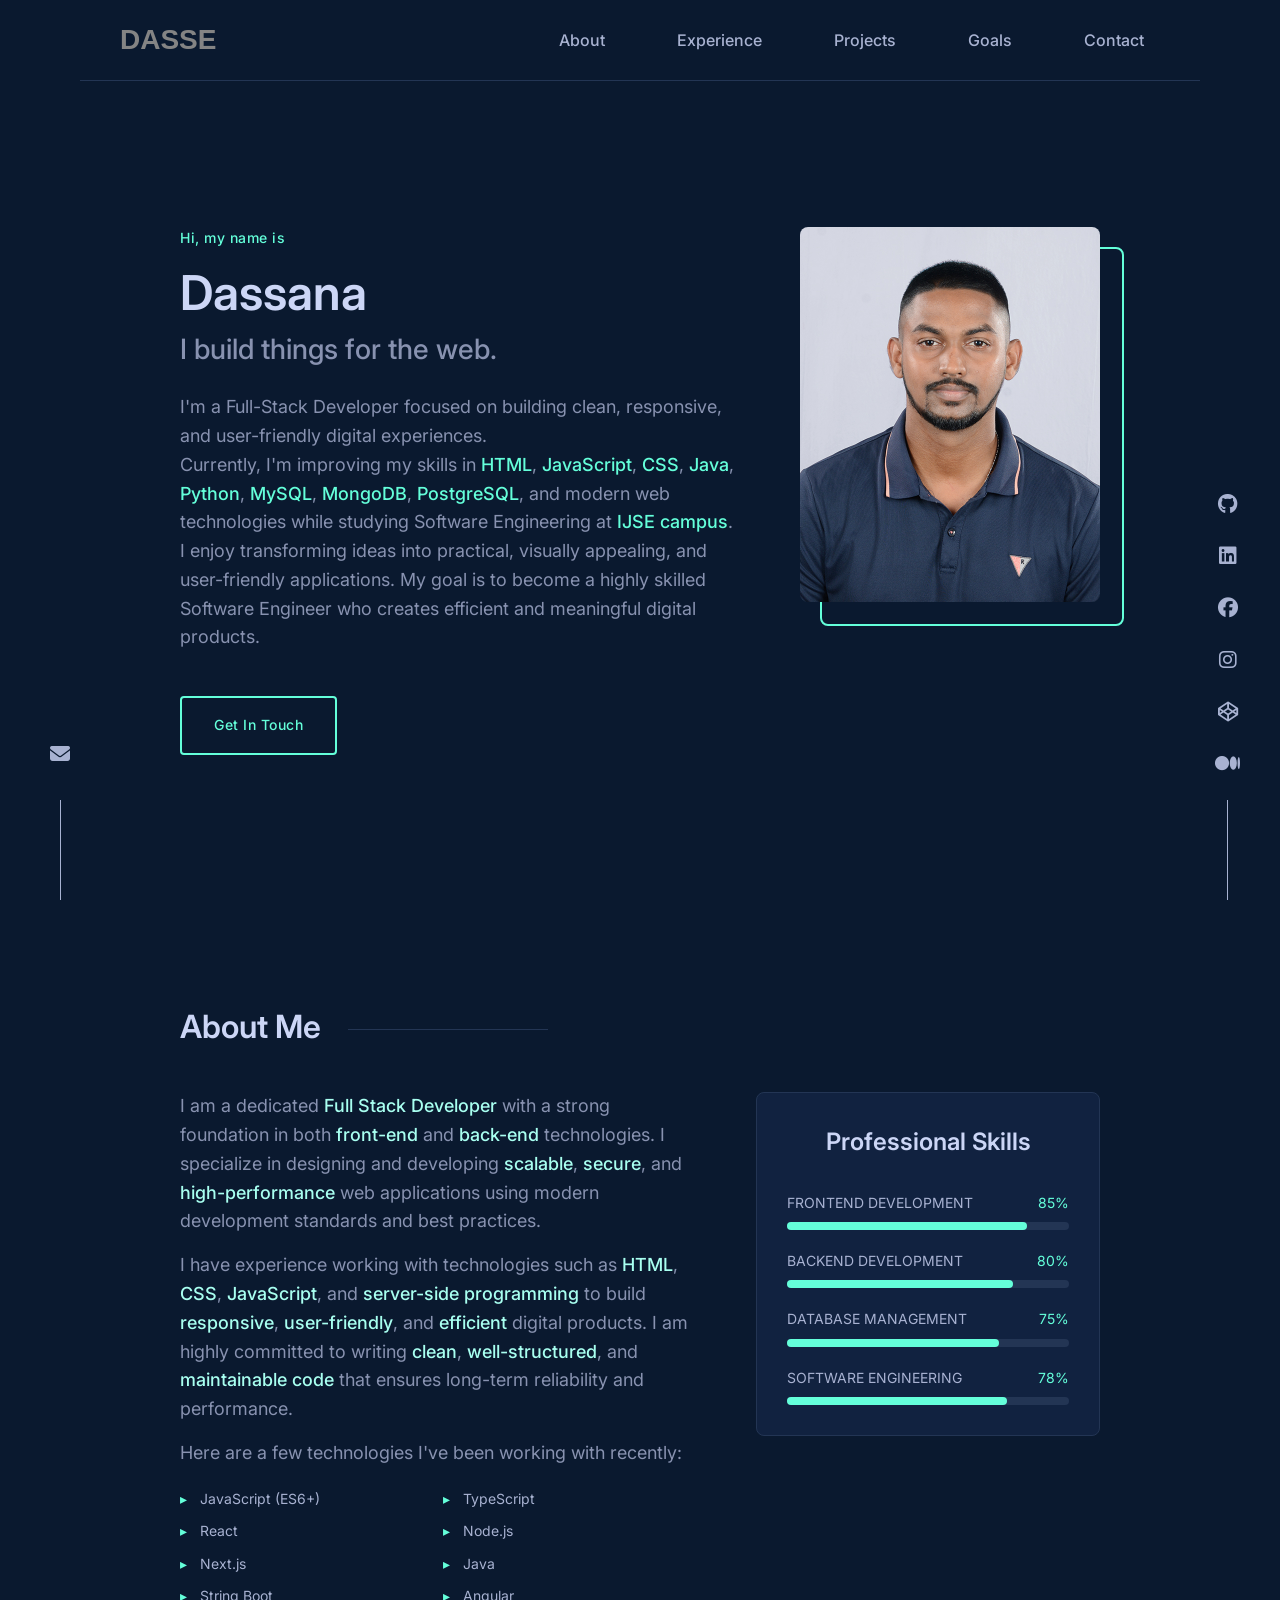
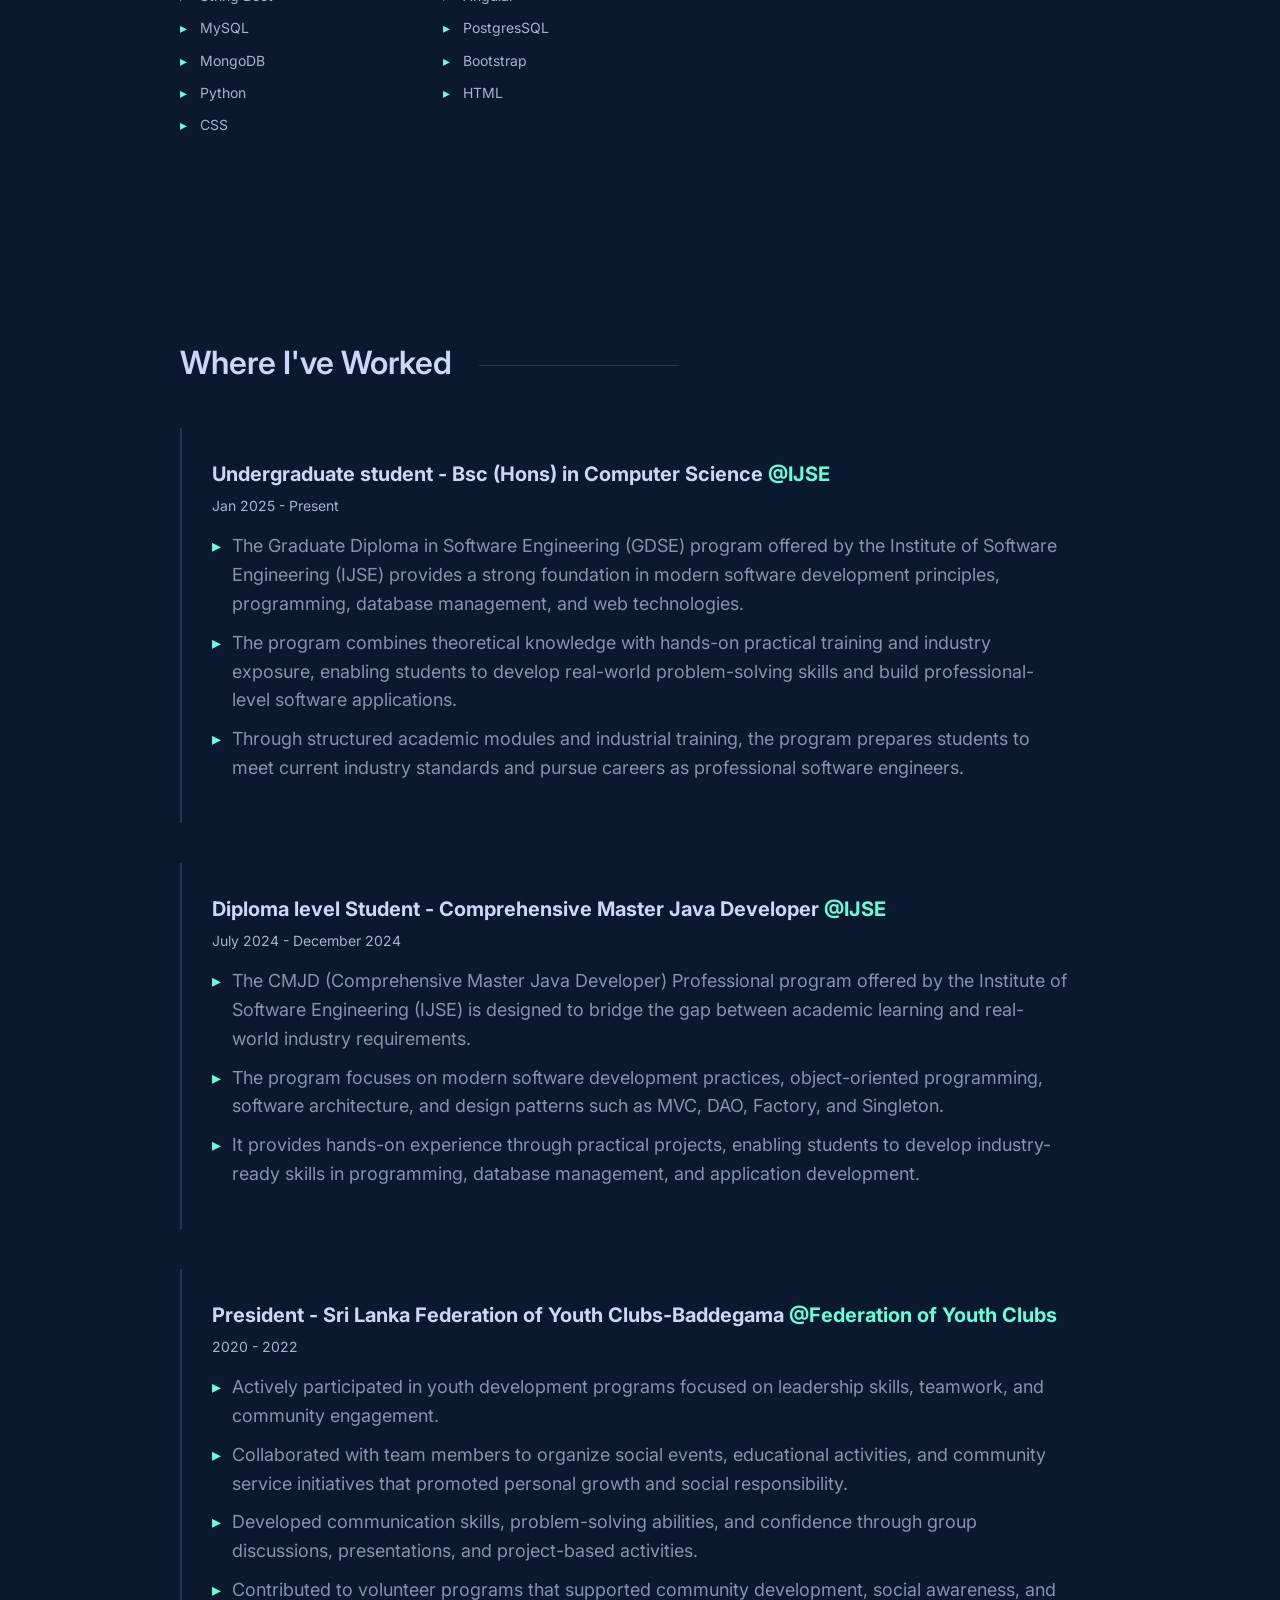
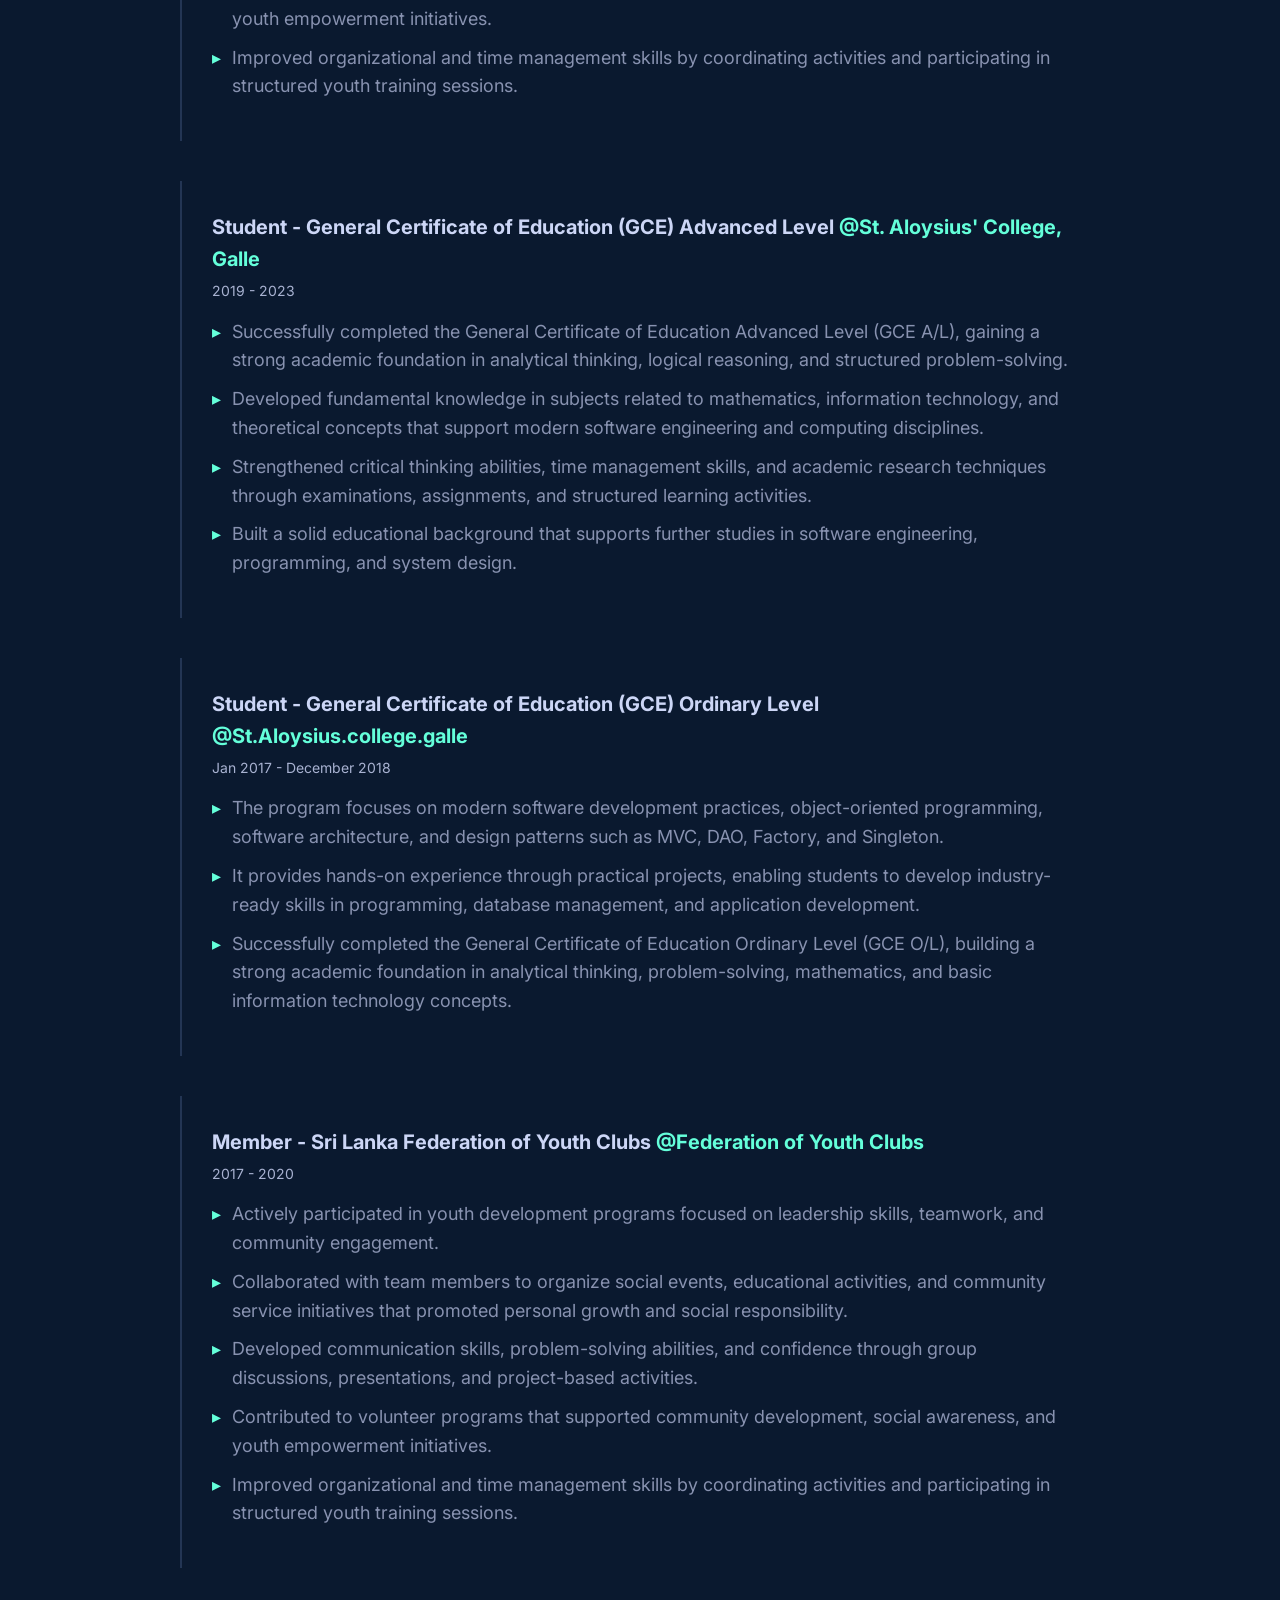
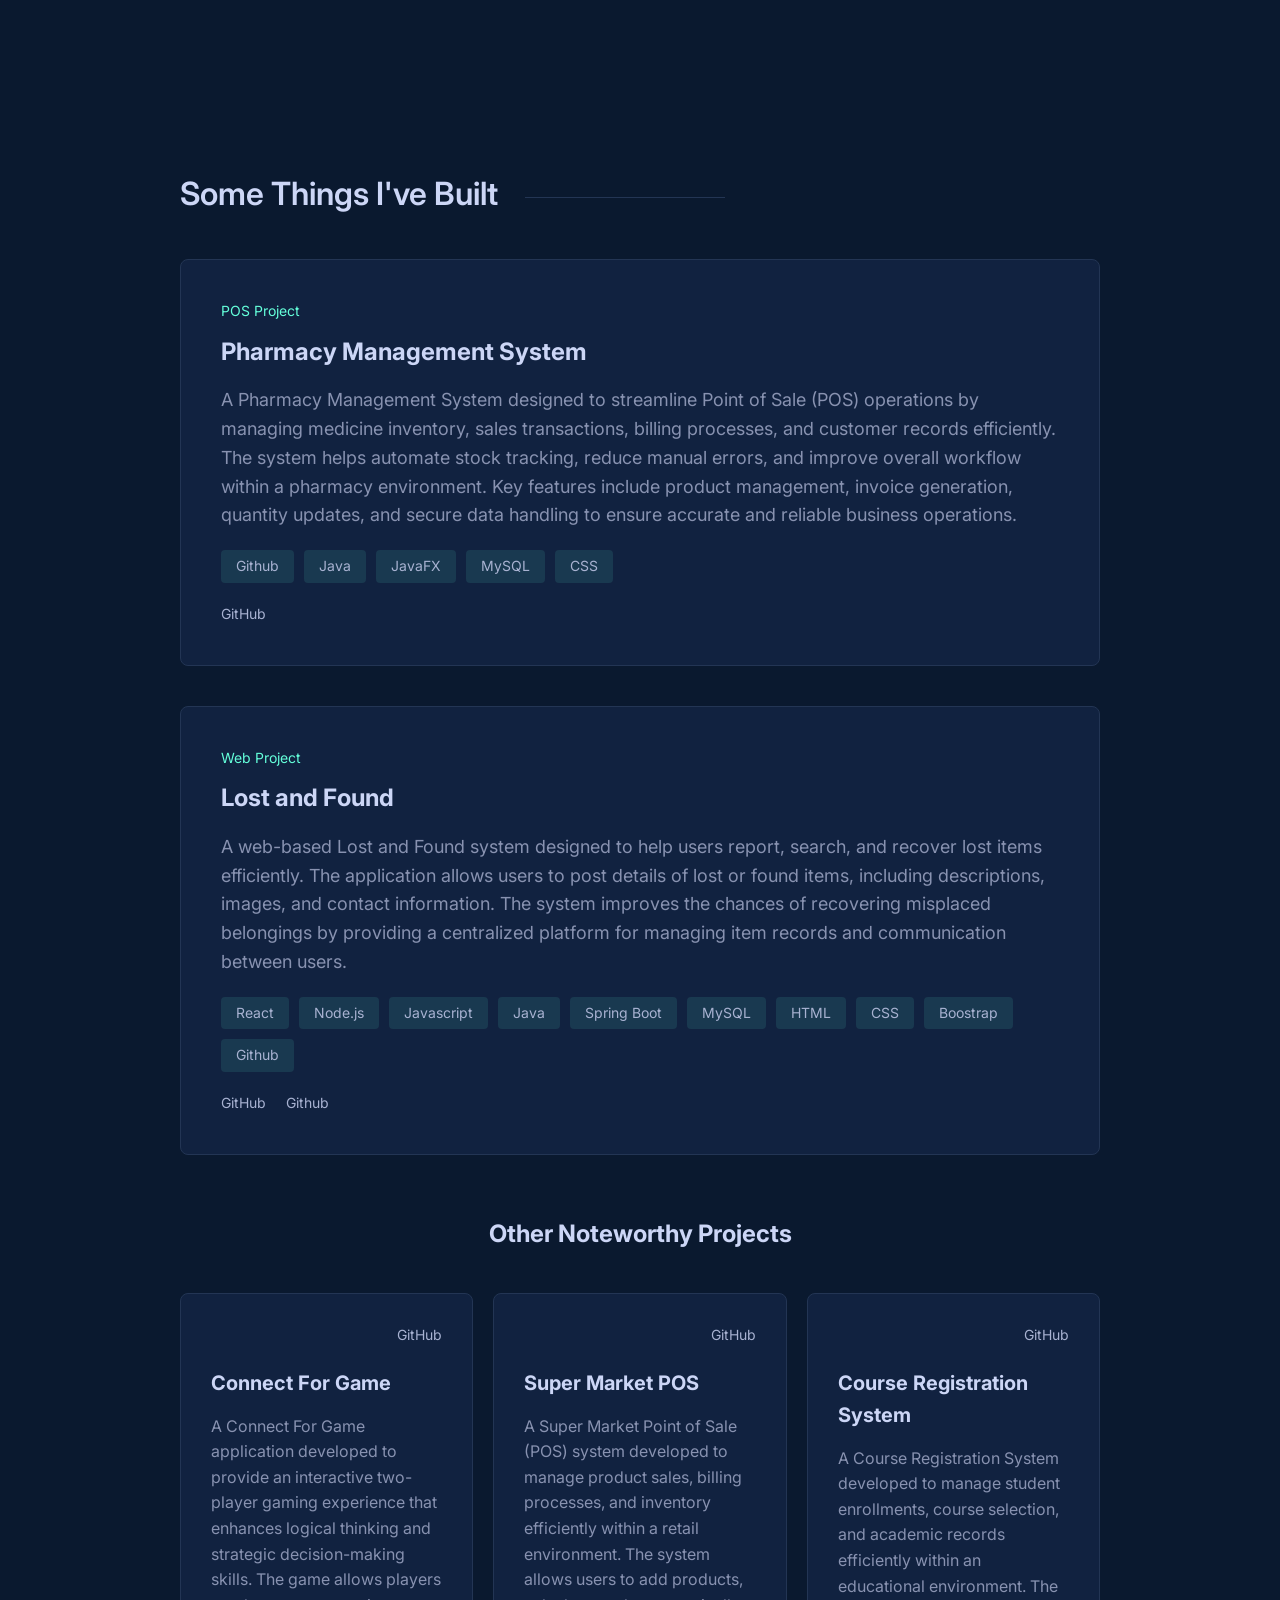
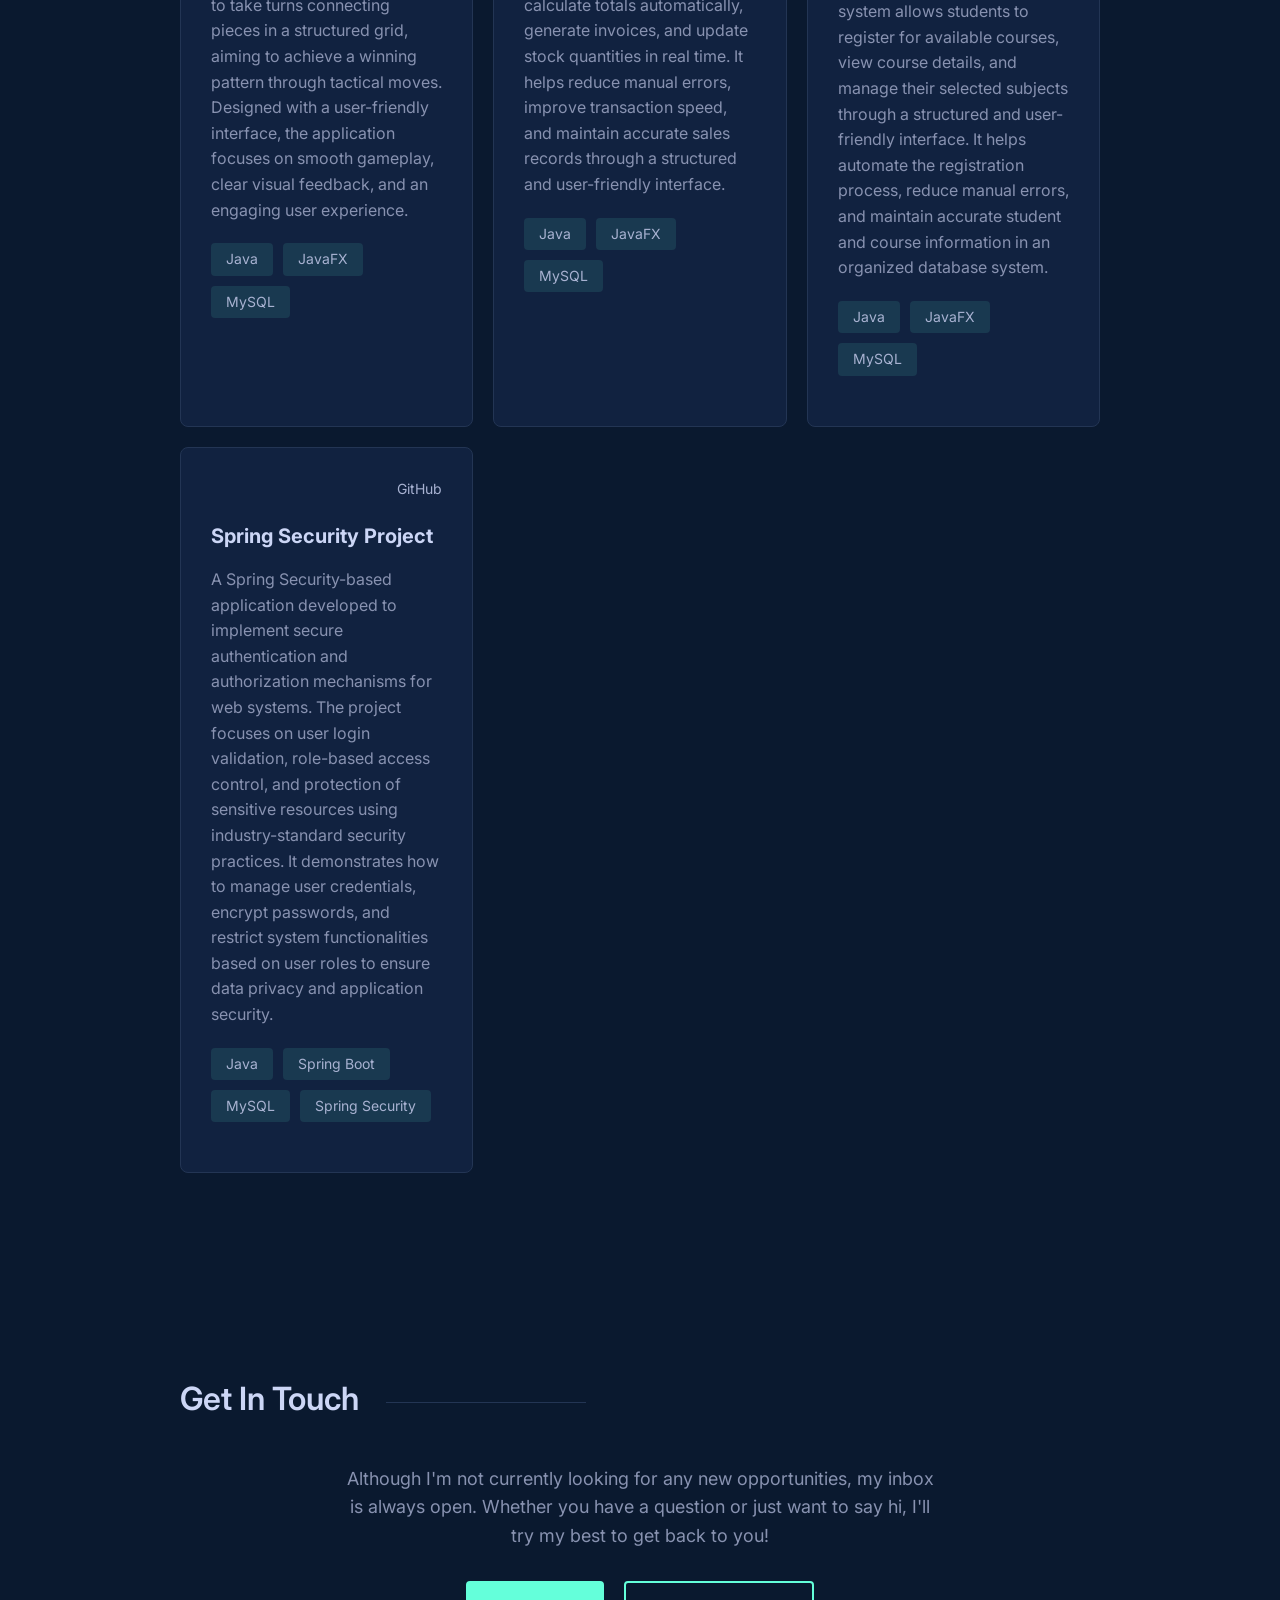
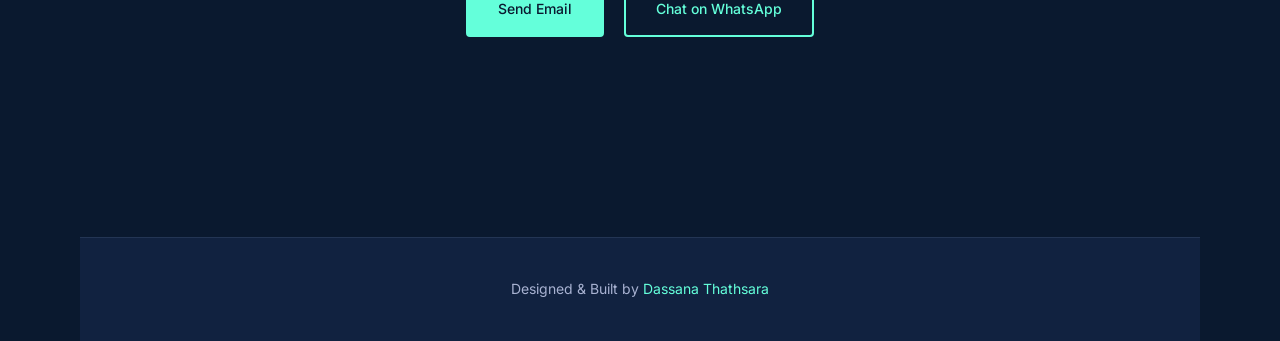
<file: index.html>
<!DOCTYPE html>
<html lang="en">
<head>
    <meta charset="UTF-8">
    <meta name="viewport" content="width=device-width, initial-scale=1.0">

    <!-- Favicon -->
    <link rel="icon" href="assets/DSC_2367.JPG" sizes="any">

    <!--Website Title -->
    <title> Dassana </title>

    <!-- Google Fonts -->
    <link rel="preconnect" href="https://fonts.googleapis.com">
    <link rel="preconnect" href="https://fonts.gstatic.com" crossorigin>
    <link href="https://fonts.googleapis.com/css2?family=Inter:wght@400;500;600;700&family=JetBrains+Mono:wght@400;500&display=swap" rel="stylesheet">

    <!-- FontAwesome Icons -->
    <link rel="stylesheet" href="https://cdnjs.cloudflare.com/ajax/libs/font-awesome/6.5.1/css/all.min.css" integrity="sha512-DTOQO9RWCH3ppGqcWaEA1BIZOC6xxalwEsw9c2QQeAIftl+Vegovlnee1c9QX4TctnWMn13TZye+giMm8e2LwA==" crossorigin="anonymous" referrerpolicy="no-referrer">

    <!-- External Css -->
    <link rel="stylesheet" type="text/css" href="css/style.css">
</head>

<body>
    <div class="portfolio-container">

        <!-- Navigation Header -->
        <header class="nav-header">
            <nav class="nav-bar">
                <div class="nav-brandName">
                    <a href="#home">DASSE</a>
                </div>
                <ul class="nav-menu">
                    <li><a href="#about">About</a></li>
                    <li><a href="#experience">Experience</a></li>
                    <li><a href="#projects">Projects</a></li>
                    <li><a href="#goals">Goals</a></li>
                    <li><a href="#contact">Contact</a></li>
                </ul>
            </nav>
        </header>

        <!-- Left Sidebar - Email link -->
        <aside class="sidebar-left">
            <div class="email-section">
                <a href="https://mail.google.com/mail/?view=cm&fs=1&to=dassana00@gmail.com"
                   class="email-link"
                   aria-label="Send Email to dassana00@gmail.com">

                    <!-- email image add -->
                    <i class="fas fa-envelope"></i>
                </a>
                <!-- Sidebar line -->
                <div class="sidebar-line"></div>
            </div>
        </aside>

        <!-- Right Sidebar - Social -->
        <aside class="sidebar-right">
            <div class="social-section">
                <ul class="social-links">
                    <li><a href="https://github.com/dassana002" target="_blank" rel="noopener noreferrer" aria-label="GitHub"><i class="fab fa-github"></i></a></li>
                    <li><a href="https://www.linkedin.com/in/dassana-thathsara-888713300/" target="_blank" rel="noopener noreferrer" aria-label="LinkedIn"><i class="fab fa-linkedin"></i></a></li>
                    <li><a href="https://web.facebook.com/jagodage.dassana/" target="_blank" rel="noopener noreferrer" aria-label="Facebook"><i class="fab fa-facebook"></i></a></li>
                    <li><a href="https://www.instagram.com/_dasse_311/" target="_blank" rel="noopener noreferrer" aria-label="Instagram"><i class="fab fa-instagram"></i></a></li>
                    <li><a href="https://codepen.io/dassana002" target="_blank" rel="noopener noreferrer" aria-label="Codepen"><i class="fab fa-codepen"></i></a></li>
                    <li><a href="https://medium.com/@dassana002" target="_blank" rel="noopener noreferrer" aria-label="Medium"><i class="fab fa-medium"></i></a></li>
                </ul>
                <div class="sidebar-line"></div>
            </div>
        </aside>

        <!-- Main Content -->
        <main class="portfolio-main" id="main-content" role="main">

            <!-- Main Section -->
            <section id="home" class="section main-section">
                <div class="main-grid">
                    <div class="main-content">
                        <p class="main-intro-text">Hi, my name is</p>
                        <h1 class="main-heading">Dassana</h1>
                        <h2 class="main-sub-heading">I build things for the web.</h2>

                        <div class="main-description">
                            <p>I'm a Full-Stack Developer focused on building clean, responsive, and user-friendly digital experiences.</p>

                            <p>Currently, I'm improving my skills in
                                <a href="https://www.w3schools.com/html/" class="tech-link" target="_blank" rel="noopener noreferrer">HTML</a>,
                                <a href="https://www.w3schools.com/JS/" class="tech-link" target="_blank" rel="noopener noreferrer">JavaScript</a>,
                                <a href="https://www.w3schools.com/CSS/" class="tech-link" target="_blank" rel="noopener noreferrer">CSS</a>,
                                <a href="https://www.w3schools.com/Java/" class="tech-link" target="_blank" rel="noopener noreferrer">Java</a>,
                                <a href="https://www.w3schools.com/Python/" class="tech-link" target="_blank" rel="noopener noreferrer">Python</a>,
                                <a href="https://www.w3schools.com/MySQL/" class="tech-link" target="_blank" rel="noopener noreferrer">MySQL</a>,
                                <a href="https://www.w3schools.com/MongoDB/" class="tech-link" target="_blank" rel="noopener noreferrer">MongoDB</a>,
                                <a href="https://www.w3schools.com/PostgreSQL/" class="tech-link" target="_blank" rel="noopener noreferrer">PostgreSQL</a>,
                                and modern web technologies while studying Software Engineering at
                                <a href="https://www.ijse.lk/" class="tech-link" target="_blank" rel="noopener noreferrer">IJSE campus</a>.
                            </p>

                            <p>I enjoy transforming ideas into practical, visually appealing, and user-friendly applications. My goal is to become a highly skilled Software Engineer who creates efficient and meaningful digital products.</p>
                        </div>
                        <a href="#contact" class="contract-button">Get In Touch</a>
                    </div>

                        <div class="hero-image">
                            <div class="image-container">
                                <img src="assets/DSC_2367.JPG"
                                     class="profile-photo"
                                     loading="lazy"
                                     decoding="async">
                            </div>
                        </div>
                </div>
            </section>

            <!-- About Section -->
            <section id="about" class="section about-section">
                <div class="section-grid">
                    <h2 class="section-title">
                        About Me
                    </h2>

                    <div class="about-grid">
                        <div class="about-text">
                            <p>I am a dedicated
                                <span class="highlight">Full Stack Developer</span> with a strong foundation in both <span class="highlight">front-end</span> and <span class="highlight">back-end</span> technologies. I specialize in designing and developing <span class="highlight">scalable</span>, <span class="highlight">secure</span>, and <span class="highlight">high-performance</span> web applications using modern development standards and best practices.</p>

                            <p>I have experience working with technologies such as <span class="highlight">HTML</span>, <span class="highlight">CSS</span>, <span class="highlight">JavaScript</span>, and <span class="highlight">server-side programming</span> to build <span class="highlight">responsive</span>, <span class="highlight">user-friendly</span>, and <span class="highlight">efficient</span> digital products. I am highly committed to writing <span class="highlight">clean</span>, <span class="highlight">well-structured</span>, and <span class="highlight">maintainable code</span> that ensures long-term reliability and performance.</p>

                            <p>Here are a few technologies I've been working with recently:</p>

                            <ul class="tech-list">
                                <li>JavaScript (ES6+)</li>
                                <li>TypeScript</li>
                                <li>React</li>
                                <li>Node.js</li>
                                <li>Next.js</li>
                                <li>Java</li>
                                <li>String Boot</li>
                                <li>Angular</li>
                                <li>MySQL</li>
                                <li>PostgresSQL</li>
                                <li>MongoDB</li>
                                <li>Bootstrap</li>
                                <li>Python</li>
                                <li>HTML</li>
                                <li>CSS</li>
                            </ul>
                        </div>

                        <div class="about-image">
                            <!-- Professional Level Indicators -->
                            <div class="professional-levels">
                                <h3 class="levels-title">Professional Skills</h3>
                                <div class="skills-grid">
                                    <div class="skill-item">
                                        <div class="skill-header">
                                            <span class="skill-name">Frontend Development</span>
                                            <span class="skill-percentage">85%</span>
                                        </div>
                                        <div class="skill-bar">
                                            <div class="skill-progress" data-level="85"></div>
                                        </div>
                                    </div>

                                    <div class="skill-item">
                                        <div class="skill-header">
                                            <span class="skill-name">Backend Development</span>
                                            <span class="skill-percentage">80%</span>
                                        </div>
                                        <div class="skill-bar">
                                            <div class="skill-progress" data-level="80"></div>
                                        </div>
                                    </div>

                                    <div class="skill-item">
                                        <div class="skill-header">
                                            <span class="skill-name">Database Management</span>
                                            <span class="skill-percentage">75%</span>
                                        </div>
                                        <div class="skill-bar">
                                            <div class="skill-progress" data-level="75"></div>
                                        </div>
                                    </div>

                                    <div class="skill-item">
                                        <div class="skill-header">
                                            <span class="skill-name">Software Engineering</span>
                                            <span class="skill-percentage">78%</span>
                                        </div>
                                        <div class="skill-bar">
                                            <div class="skill-progress" data-level="78"></div>
                                        </div>
                                    </div>
                                </div>
                            </div>
                        </div>
                    </div>
                </div>
            </section>

            <!-- Experience Section -->
            <section id="experience" class="section experience-section">
                <div class="section-grid">
                    <h2 class="section-title">
                        Where I've Worked
                    </h2>

                    <div class="experience-grid">
                        <div class="job-item">
                            <h3 class="job-title"> Undergraduate student - Bsc (Hons) in Computer Science <a href="https://www.ijse.lk/" target="_blank" rel="noopener noreferrer" class="company">@IJSE</a></h3>
                            <p class="job-date">Jan 2025 - Present </p>
                            <ul class="job-responsibilities">
                                <li>The Graduate Diploma in Software Engineering (GDSE) program offered by the Institute of Software Engineering (IJSE) provides a strong foundation in modern software development principles, programming, database management, and web technologies.</li>
                                <li>The program combines theoretical knowledge with hands-on practical training and industry exposure, enabling students to develop real-world problem-solving skills and build professional-level software applications.</li>
                                <li>Through structured academic modules and industrial training, the program prepares students to meet current industry standards and pursue careers as professional software engineers.</li>
                            </ul>
                        </div>

                        <div class="job-item">
                            <h3 class="job-title"> Diploma level Student - Comprehensive Master Java Developer
                                <a href="https://www.ijse.lk/" target="_blank" rel="noopener noreferrer" class="company">@IJSE</a></h3>
                            <p class="job-date">July 2024 - December 2024</p>
                            <ul class="job-responsibilities">
                                <li>The CMJD (Comprehensive Master Java Developer) Professional program offered by the Institute of Software Engineering (IJSE) is designed to bridge the gap between academic learning and real-world industry requirements.</li>
                                <li>The program focuses on modern software development practices, object-oriented programming, software architecture, and design patterns such as MVC, DAO, Factory, and Singleton.</li>
                                <li>It provides hands-on experience through practical projects, enabling students to develop industry-ready skills in programming, database management, and application development.</li>
                            </ul>
                        </div>

                        <div class="job-item">
                            <h3 class="job-title">
                                President - Sri Lanka Federation of Youth Clubs-Baddegama
                                <a href="https://www.nysc.lk/page/view/youth-club"
                                   target="_blank"
                                   rel="noopener noreferrer"
                                   class="company">
                                    @Federation of Youth Clubs
                                </a>
                            </h3>
                            <p class="job-date">2020 - 2022</p>
                            <ul class="job-responsibilities">
                                <li>Actively participated in youth development programs focused on leadership skills, teamwork, and community engagement.</li>
                                <li>Collaborated with team members to organize social events, educational activities, and community service initiatives that promoted personal growth and social responsibility.</li>
                                <li>Developed communication skills, problem-solving abilities, and confidence through group discussions, presentations, and project-based activities.</li>
                                <li>Contributed to volunteer programs that supported community development, social awareness, and youth empowerment initiatives.</li>
                                <li>Improved organizational and time management skills by coordinating activities and participating in structured youth training sessions.</li>
                            </ul>
                        </div>

                        <div class="job-item">
                            <h3 class="job-title">
                                Student - General Certificate of Education (GCE) Advanced Level
                                <a href="https://en.wikipedia.org/wiki/St._Aloysius%27_College,_Galle"
                                   target="_blank"
                                   rel="noopener noreferrer"
                                   class="company">
                                    @St. Aloysius' College, Galle
                                </a>
                            </h3>
                            <p class="job-date">2019 - 2023</p>
                            <ul class="job-responsibilities">
                                <li>Successfully completed the General Certificate of Education Advanced Level (GCE A/L), gaining a strong academic foundation in analytical thinking, logical reasoning, and structured problem-solving.</li>
                                <li>Developed fundamental knowledge in subjects related to mathematics, information technology, and theoretical concepts that support modern software engineering and computing disciplines.</li>
                                <li>Strengthened critical thinking abilities, time management skills, and academic research techniques through examinations, assignments, and structured learning activities.</li>
                                <li>Built a solid educational background that supports further studies in software engineering, programming, and system design.</li>
                            </ul>
                        </div>

                        <div class="job-item">
                            <h3 class="job-title"> Student - General Certificate of Education (GCE) Ordinary Level
                                <a href="https://en.wikipedia.org/wiki/St._Aloysius%27_College,_Galle" target="_blank" rel="noopener noreferrer" class="company">@St.Aloysius.college.galle</a></h3>
                            <p class="job-date">Jan 2017 - December 2018</p>
                            <ul class="job-responsibilities">
                                <li>The program focuses on modern software development practices, object-oriented programming, software architecture, and design patterns such as MVC, DAO, Factory, and Singleton.</li>
                                <li>It provides hands-on experience through practical projects, enabling students to develop industry-ready skills in programming, database management, and application development.</li>
                                <li>Successfully completed the General Certificate of Education Ordinary Level (GCE O/L), building a strong academic foundation in analytical thinking, problem-solving, mathematics, and basic information technology concepts.</li>
                            </ul>
                        </div>

                        <div class="job-item">
                            <h3 class="job-title">
                                Member - Sri Lanka Federation of Youth Clubs
                                <a href="https://www.nysc.lk/page/view/youth-club"
                                   target="_blank"
                                   rel="noopener noreferrer"
                                   class="company">
                                    @Federation of Youth Clubs
                                </a>
                            </h3>
                            <p class="job-date">2017 - 2020</p>
                            <ul class="job-responsibilities">
                                <li>Actively participated in youth development programs focused on leadership skills, teamwork, and community engagement.</li>
                                <li>Collaborated with team members to organize social events, educational activities, and community service initiatives that promoted personal growth and social responsibility.</li>
                                <li>Developed communication skills, problem-solving abilities, and confidence through group discussions, presentations, and project-based activities.</li>
                                <li>Contributed to volunteer programs that supported community development, social awareness, and youth empowerment initiatives.</li>
                                <li>Improved organizational and time management skills by coordinating activities and participating in structured youth training sessions.</li>
                            </ul>
                        </div>
                    </div>
                </div>
            </section>

            <!-- Projects Section -->
            <section id="projects" class="section projects-section">
                <div class="section-grid">
                    <h2 class="section-title">
                        Some Things I've Built
                    </h2>

                    <div class="projects-grid">
                        <!-- Featured Projects -->
                        <div class="featured-projects">
                            <article class="project-card featured">
                                <div class="project-info">
                                    <p class="project-type">POS Project</p>
                                    <h3 class="project-name">
                                        <a href="#" target="_blank">Pharmacy Management System</a>
                                    </h3>
                                    <div class="project-description">
                                        <p>
                                            A Pharmacy Management System designed to streamline Point of Sale (POS) operations by managing medicine inventory, sales transactions, billing processes, and customer records efficiently.
                                            The system helps automate stock tracking, reduce manual errors, and improve overall workflow within a pharmacy environment.
                                            Key features include product management, invoice generation, quantity updates, and secure data handling to ensure accurate and reliable business operations.
                                        </p>
                                    </div>
                                    <ul class="project-technologies">
                                        <li>Github</li>
                                        <li>Java</li>
                                        <li>JavaFX</li>
                                        <li>MySQL</li>
                                        <li>CSS</li>
                                    </ul>
                                    <div class="project-links">
                                        <a href="https://github.com/dassana002/pharmacy-management-system_Layered_Architecture  " aria-label="GitHub Repository" target="_blank">GitHub</a>
                                    </div>
                                </div>
                            </article>

                            <article class="project-card featured">
                                <div class="project-info">
                                    <p class="project-type">Web Project</p>
                                    <h3 class="project-name">
                                        <a href="#" target="_blank">Lost and Found </a>
                                    </h3>
                                    <div class="project-description">
                                        <p>
                                            A web-based Lost and Found system designed to help users report, search, and recover lost items efficiently.
                                            The application allows users to post details of lost or found items, including descriptions, images, and contact information.
                                            The system improves the chances of recovering misplaced belongings by providing a centralized platform for managing item records and communication between users.
                                        </p>
                                    </div>
                                    <ul class="project-technologies">
                                        <li>React</li>
                                        <li>Node.js</li>
                                        <li>Javascript</li>
                                        <li>Java</li>
                                        <li>Spring Boot</li>
                                        <li>MySQL</li>
                                        <li>HTML</li>
                                        <li>CSS</li>
                                        <li>Boostrap</li>
                                        <li>Github</li>
                                    </ul>
                                    <div class="project-links">
                                        <a href="https://github.com/dassana002/Lost-And-Found-Application-For-An-Educational-Institute-FrontEnd" aria-label="GitHub Repository" target="_blank">GitHub</a>
                                        <a href="https://github.com/dassana002/Lost-And-Found-Application-For-An-Educational-Institute-BackEnd" aria-label="GitHub Repository" target="_blank">Github</a>
                                    </div>
                                </div>
                            </article>
                        </div>

                        <!-- Other Projects -->
                        <div class="other-projects">
                            <h3 class="other-projects-title">Other Noteworthy Projects</h3>
                            <div class="other-projects-grid">
                                <article class="project-card small">
                                    <div class="project-header">
                                        <div class="project-links">
                                            <a href="https://github.com/dassana002/connect-four-game" aria-label="GitHub" target="_blank">GitHub</a>
                                        </div>
                                    </div>
                                    <h4 class="project-name">Connect For Game</h4>
                                    <p class="project-description">
                                        A Connect For Game application developed to provide an interactive two-player gaming experience that enhances logical thinking and strategic decision-making skills.
                                        The game allows players to take turns connecting pieces in a structured grid, aiming to achieve a winning pattern through tactical moves.
                                        Designed with a user-friendly interface, the application focuses on smooth gameplay, clear visual feedback, and an engaging user experience.
                                    </p>
                                    <ul class="project-technologies">
                                        <li>Java</li>
                                        <li>JavaFX</li>
                                        <li>MySQL</li>
                                    </ul>
                                </article>

                                <article class="project-card small">
                                    <div class="project-header">
                                        <div class="project-links">
                                            <a href="https://github.com/dassana002/SuperMarket-Project" aria-label="GitHub" target="_blank">GitHub</a>
                                        </div>
                                    </div>
                                    <h4 class="project-name">Super Market POS</h4>
                                    <p class="project-description">
                                        A Super Market Point of Sale (POS) system developed to manage product sales, billing processes, and inventory efficiently within a retail environment.
                                        The system allows users to add products, calculate totals automatically, generate invoices, and update stock quantities in real time.
                                        It helps reduce manual errors, improve transaction speed, and maintain accurate sales records through a structured and user-friendly interface.
                                    </p>
                                    <ul class="project-technologies">
                                        <li>Java</li>
                                        <li>JavaFX</li>
                                        <li>MySQL</li>
                                    </ul>
                                </article>

                                <article class="project-card small">
                                    <div class="project-header">
                                        <div class="project-links">
                                            <a href="https://github.com/dassana002/Course_Registation_System" aria-label="GitHub" target="_blank">GitHub</a>
                                        </div>
                                    </div>
                                    <h4 class="project-name">Course Registration System</h4>
                                    <p class="project-description">
                                        A Course Registration System developed to manage student enrollments, course selection, and academic records efficiently within an educational environment.
                                        The system allows students to register for available courses, view course details, and manage their selected subjects through a structured and user-friendly interface.
                                        It helps automate the registration process, reduce manual errors, and maintain accurate student and course information in an organized database system.
                                    </p>
                                    <ul class="project-technologies">
                                        <li>Java</li>
                                        <li>JavaFX</li>
                                        <li>MySQL</li>
                                    </ul>
                                </article>

                                <article class="project-card small">
                                    <div class="project-header">
                                        <div class="project-links">
                                            <a href="https://github.com/dassana002/JWT-Authentication-with-Spring-Security" aria-label="GitHub" target="_blank">GitHub</a>
                                        </div>
                                    </div>
                                    <h4 class="project-name">Spring Security Project</h4>
                                    <p class="project-description">
                                        A Spring Security-based application developed to implement secure authentication and authorization mechanisms for web systems.
                                        The project focuses on user login validation, role-based access control, and protection of sensitive resources using industry-standard security practices.
                                        It demonstrates how to manage user credentials, encrypt passwords, and restrict system functionalities based on user roles to ensure data privacy and application security.
                                    </p>
                                    <ul class="project-technologies">
                                        <li>Java</li>
                                        <li>Spring Boot</li>
                                        <li>MySQL</li>
                                        <li>Spring Security</li>
                                    </ul>
                                </article>
                            </div>
                        </div>
                    </div>
                </div>
            </section>

            <!-- Contact Section -->
            <section id="contact" class="section contact-section">
                <div class="section-grid">
                    <h2 class="section-title">
                        Get In Touch
                    </h2>

                    <div class="contact-grid">
                        <p class="contact-description">
                            Although I'm not currently looking for any new opportunities, my inbox is always open.
                            Whether you have a question or just want to say hi, I'll try my best to get back to you!
                        </p>
                        <div class="contact-buttons">
                            <a href="https://mail.google.com/mail/?view=cm&fs=1&to=dassana00@gmail.com" class="contact-btn primary">Send Email</a>
                            <a href="https://wa.me/94777883956?text=Hi" class="contact-btn secondary">Chat on WhatsApp</a>
                        </div>
                    </div>
                </div>
            </section>
        </main>

        <!-- Footer -->
        <footer class="portfolio-footer">
            <div class="footer-content">
                <p>Designed & Built by <a href="https://github.com/dassana002" target="_blank" rel="noopener noreferrer">Dassana Thathsara</a></p>
                <div class="footer-social">
                    <a href="https://github.com/dassana002" target="_blank" rel="noopener noreferrer">GitHub</a>
                    <a href="https://www.linkedin.com/in/dassana-thathsara-888713300/" target="_blank" rel="noopener noreferrer">LinkedIn</a>
                    <a href="https://web.facebook.com/jagodage.dassana/" target="_blank" rel="noopener noreferrer">Facebook</a>
                    <a href="https://www.instagram.com/_dasse_311/" target="_blank" rel="noopener noreferrer">Instagram</a>
                    <a href="https://codepen.io/dassana002" target="_blank" rel="noopener noreferrer">Codepen</a>
                    <a href="https://medium.com/@dassana002" target="_blank" rel="noopener noreferrer">Medium</a>
                </div>
            </div>
        </footer>
    </div>
</body>
</html>
</file>
<file: css/style.css>
/*----------------------------- Navigation Bar ---------------------------------*/

.portfolio-container {
  min-height: 100vh;
  padding-left: 80px;
  padding-right: 80px;
}

.nav-header {
  background-color: #0a192f;
  border-bottom: 1px solid #233554;
  position: sticky;
  top: 0;
  z-index: 100;
  padding: 0 40px;
}

.nav-bar {
  display: flex;
  justify-content: space-between;
  align-items: center;
  height: 80px;
}

.nav-brandName{
  font-size: 28px;
  font-weight: 700;
  color: #848484;
  font-family: Arial, Helvetica, sans-serif;
}

.nav-menu {
  display: flex;
  gap: 40px;
}

.nav-menu a {
  font-size: 16px;
  font-weight: 500;
  color: #a8b2d1;
  padding: 8px 16px;
}

.nav-menu a:hover {
  color: #64ffda;
}

/*----------------------------- Left side bar  ---------------------------------*/

.sidebar-left {
  position: fixed;
  bottom: 0;
  left: 40px;
  z-index: 10;
}

.email-section,
.social-section {
  display: flex;
  flex-direction: column;
  align-items: center;
}

.email-link {
  font-size: 20px;
  color: #a8b2d1;
  padding: 10px;
}

.email-link:hover {
  color: #ea4335;
}

/*----------------------------- Right side bar ---------------------------------*/


/* ===== SIDEBAR LINE ===== */
.sidebar-line {
  width: 1px;
  height: 100px;
  background-color: #a8b2d1;
  margin-top: 20px;
}

/*----------------------------- Main section ---------------------------------*/

/* ===== RESET ===== */
* {
  margin: 0;
  padding: 0;
  box-sizing: border-box;
}

/* ===== BODY ===== */
body {
  font-family: "Inter", Arial, sans-serif;
  font-size: 18px;
  line-height: 1.6;
  color: #8892b0;
  background-color: #0a192f;
}

html {
  font-family: "Inter", Arial, sans-serif;
}

h1, h2, h3, h4, h5, h6, p, span, li, label {
  font-family: "Inter", Arial, sans-serif;
}

/* ===== LINKS ===== */
a {
  color: inherit;
  text-decoration: none;
}

a:hover {
  color: #64ffda;
}

/* ===== LISTS ===== */
ul {
  list-style: none;
}

/* ===== IMAGES ===== */
img {
  max-width: 100%;
  height: auto;
}

/* ===== MOBILE MENU TOGGLE ===== */
.nav-toggle {
  display: none;
}

.nav-toggle-label {
  display: none;
  cursor: pointer;
  padding: 8px;
}

.nav-toggle-label span {
  display: block;
  background-color: #ccd6f6;
  height: 2px;
  width: 24px;
  position: relative;
}

.nav-toggle-label span::before,
.nav-toggle-label span::after {
  content: "";
  position: absolute;
  background-color: #ccd6f6;
  height: 2px;
  width: 24px;
}

.nav-toggle-label span::before {
  top: -7px;
}

.nav-toggle-label span::after {
  top: 7px;
}


/* ===== RIGHT SIDEBAR ===== */
.sidebar-right {
  position: fixed;
  bottom: 0;
  right: 40px;
  z-index: 10;
}

/* ===== SIDEBAR SECTIONS ===== */


.social-links {
  display: flex;
  flex-direction: column;
  align-items: center;
  gap: 20px;
}

.social-links a {
  font-size: 20px;
  color: #a8b2d1;
}

.social-links a:hover {
  color: #64ffda;
}

/* ===== MAIN CONTENT ===== */
.portfolio-main {
  width: 100%;
  max-width: 1200px;
  margin: 0 auto;
}

/* ===== SECTIONS ===== */
.section {
  padding: 100px 20px;
}

/* ===== SECTION TITLE ===== */
.section-title {
  font-size: 32px;
  font-weight: 600;
  color: #ccd6f6;
  margin-bottom: 40px;
}

.section-title::after {
  content: "";
  display: inline-block;
  width: 200px;
  height: 1px;
  background-color: #233554;
  margin-left: 20px;
  vertical-align: middle;
}

/* ===== HERO SECTION ===== */
.main-section {
  min-height: calc(100vh - 80px);
  display: flex;
  align-items: center;
  padding: 60px 20px;
  margin-left: 80px;
  margin-right: 80px;
}

.main-grid {
  display: flex;
  justify-content: space-between;
  align-items: flex-start;
  gap: 60px;
  width: 100%;
}

.main-content {
  max-width: 600px;
}

.main-intro-text {
  font-size: 14px;
  font-weight: 500;
  color: #64ffda;
  margin-bottom: 16px;
  letter-spacing: 0.5px;
  line-height: 1.5;
}

.main-heading {
  font-size: 48px;
  font-weight: 600;
  color: #ccd6f6;
  margin-bottom: 8px;
  line-height: 1.2;
}

.main-sub-heading {
  font-size: 28px;
  font-weight: 500;
  color: #8892b0;
  margin-bottom: 24px;
  line-height: 1.4;
}

.main-description {
  margin-bottom: 28px;
}

.hero-description p {
  font-size: 16px;
  font-weight: 400;
  color: #8892b0;
  margin-bottom: 14px;
  line-height: 1.7;
}

.tech-link {
  font-weight: 500;
  color: #64ffda;
}

.tech-link:hover {
  text-decoration: underline;
}

/* ===== HIGHLIGHT TEXT ===== */
.highlight {
  color: #a8fff0;
  font-weight: 500;
}

/* ===== CTA BUTTON ===== */
.contract-button {
  display: inline-block;
  padding: 16px 32px;
  border: 2px solid #64ffda;
  border-radius: 4px;
  color: #64ffda;
  font-size: 14px;
  font-weight: 500;
  margin-top: 16px;
  letter-spacing: 0.5px;
}

.contract-button:hover {
  background-color: rgba(100, 255, 218, 0.1);
}

/* ===== HERO IMAGE ===== */
.hero-image {
  display: flex;
  justify-content: center;
}

.image-container {
  width: 300px;
  height: 375px;
  position: relative;
}

.profile-photo {
  width: 100%;
  height: 100%;
  object-fit: cover;
  border-radius: 8px;
}

.image-container::after {
  content: "";
  position: absolute;
  top: 20px;
  left: 20px;
  width: 100%;
  height: 100%;
  border: 2px solid #64ffda;
  border-radius: 8px;
  z-index: -1;
}

/* ===== ABOUT SECTION ===== */
.about-section {
  margin-left: 80px;
  margin-right: 80px;
}

.about-grid {
  display: flex;
  gap: 60px;
}

.about-text {
  flex: 3;
}

.about-text p {
  margin-bottom: 15px;
}

.about-image {
  flex: 2;
}

/* ===== TECH LIST ===== */
.tech-list {
  display: grid;
  grid-template-columns: repeat(2, 1fr);
  gap: 10px;
  margin-top: 20px;
}

.tech-list li {
  font-size: 14px;
  color: #a8b2d1;
  padding-left: 20px;
  position: relative;
}

.tech-list li::before {
  content: "▸";
  position: absolute;
  left: 0;
  color: #64ffda;
}

/* ===== PROFESSIONAL SKILLS ===== */
.professional-levels {
  background-color: #112240;
  border-radius: 8px;
  padding: 30px;
  border: 1px solid #233554;
}

.levels-title {
  font-size: 24px;
  font-weight: 600;
  color: #ccd6f6;
  text-align: center;
  margin-bottom: 30px;
}

.skills-grid {
  display: flex;
  flex-direction: column;
  gap: 20px;
}

.skill-item {
  display: flex;
  flex-direction: column;
  gap: 8px;
}

.skill-header {
  display: flex;
  justify-content: space-between;
}

.skill-name {
  font-size: 14px;
  color: #a8b2d1;
  text-transform: uppercase;
}

.skill-percentage {
  font-size: 14px;
  color: #64ffda;
}

.skill-bar {
  height: 8px;
  background-color: #233554;
  border-radius: 4px;
}

.skill-progress {
  height: 100%;
  background-color: #64ffda;
  border-radius: 4px;
}

.skill-progress[data-level="85"] {
  width: 85%;
}

.skill-progress[data-level="80"] {
  width: 80%;
}

.skill-progress[data-level="75"] {
  width: 75%;
}

.skill-progress[data-level="78"] {
  width: 78%;
}

/* ===== EXPERIENCE SECTION ===== */
.experience-section {
  margin-left: 80px;
  margin-right: 80px;
}

.experience-grid {
  display: flex;
  flex-direction: column;
  gap: 40px;
}

.job-item {
  padding: 30px;
  border-left: 2px solid #233554;
}

.job-item:hover {
  border-left-color: #64ffda;
}

.job-title {
  font-size: 20px;
  color: #ccd6f6;
  margin-bottom: 5px;
}

.company {
  color: #64ffda;
}

.job-date {
  font-size: 14px;
  color: #a8b2d1;
  margin-bottom: 15px;
}

.job-responsibilities {
  padding-left: 20px;
}

.job-responsibilities li {
  margin-bottom: 10px;
  position: relative;
}

.job-responsibilities li::before {
  content: "▸";
  position: absolute;
  left: -20px;
  color: #64ffda;
}

/* ===== PROJECTS SECTION ===== */
.projects-section {
  margin-left: 80px;
  margin-right: 80px;
}

.projects-grid {
  display: flex;
  flex-direction: column;
  gap: 60px;
}

.featured-projects {
  display: flex;
  flex-direction: column;
  gap: 40px;
}

/* ===== PROJECT CARD ===== */
.project-card.featured {
  background-color: #112240;
  border-radius: 8px;
  padding: 40px;
  border: 1px solid #233554;
}

.project-card.featured:hover {
  border-color: #64ffda;
}

.project-type {
  font-size: 14px;
  color: #64ffda;
  margin-bottom: 10px;
}

.project-name {
  font-size: 24px;
  color: #ccd6f6;
  margin-bottom: 15px;
}

.project-name a:hover {
  color: #64ffda;
}

.project-description {
  margin-bottom: 20px;
}

.project-technologies {
  display: flex;
  flex-wrap: wrap;
  gap: 10px;
  margin-bottom: 20px;
}

.project-technologies li {
  font-size: 14px;
  color: #a8b2d1;
  background-color: rgba(100, 255, 218, 0.1);
  padding: 5px 15px;
  border-radius: 4px;
}

.project-links {
  display: flex;
  gap: 20px;
}

.project-links a {
  font-size: 14px;
  color: #a8b2d1;
}

.project-links a:hover {
  color: #64ffda;
}

/* ===== OTHER PROJECTS ===== */
.other-projects-title {
  font-size: 24px;
  color: #ccd6f6;
  text-align: center;
  margin-bottom: 40px;
}

.other-projects-grid {
  display: grid;
  grid-template-columns: repeat(3, 1fr);
  gap: 20px;
}

.project-card.small {
  background-color: #112240;
  border-radius: 8px;
  padding: 30px;
  border: 1px solid #233554;
}

.project-card.small:hover {
  border-color: #64ffda;
}

.project-header {
  display: flex;
  justify-content: flex-end;
  margin-bottom: 20px;
}

.project-card.small .project-name {
  font-size: 20px;
}

.project-card.small .project-description {
  font-size: 16px;
}

/* ===== CONTACT SECTION ===== */
.contact-section {
  margin-left: 80px;
  margin-right: 80px;
}

.contact-grid {
  text-align: center;
  max-width: 600px;
  margin: 0 auto;
}

.contact-description {
  font-size: 18px;
  margin-bottom: 30px;
}

.contact-buttons {
  display: flex;
  justify-content: center;
  gap: 20px;
}

.contact-btn {
  padding: 15px 30px;
  border-radius: 4px;
  font-size: 14px;
  font-weight: 500;
}

.contact-btn.primary {
  background-color: #64ffda;
  color: #0a192f;
  border: 2px solid #64ffda;
}

.contact-btn.primary:hover {
  background-color: transparent;
  color: #64ffda;
}

.contact-btn.secondary {
  background-color: transparent;
  color: #64ffda;
  border: 2px solid #64ffda;
}

.contact-btn.secondary:hover {
  background-color: rgba(100, 255, 218, 0.1);
}

/* ===== FOOTER ===== */
.portfolio-footer {
  background-color: #112240;
  border-top: 1px solid #233554;
  padding: 40px;
  margin-top: 100px;
}

.footer-content {
  text-align: center;
}

.footer-content p {
  font-size: 14px;
  color: #a8b2d1;
}

.footer-content a {
  color: #64ffda;
}

.footer-social {
  display: none;
}

/* ===============================================
   RESPONSIVE DESIGN
   =============================================== */

/* ===== TABLET (max-width: 1024px) ===== */
@media (max-width: 1024px) {
  .portfolio-container {
    padding-left: 60px;
    padding-right: 60px;
  }

  .main-section,
  .about-section,
  .experience-section,
  .projects-section,
  .contact-section {
    margin-left: 40px;
    margin-right: 40px;
  }

  .main-grid {
    flex-direction: column;
    text-align: center;
  }

  .hero-image {
    order: -1;
  }

  .main-content {
    max-width: 100%;
  }

  .about-grid {
    flex-direction: column;
  }

  .other-projects-grid {
    grid-template-columns: repeat(2, 1fr);
  }

  .sidebar-left {
    left: 20px;
  }

  .sidebar-right {
    right: 20px;
  }
}

/* ===== MOBILE (max-width: 768px) ===== */
@media (max-width: 768px) {
  .portfolio-container {
    padding-left: 20px;
    padding-right: 20px;
  }

  .main-section,
  .about-section,
  .experience-section,
  .projects-section,
  .contact-section {
    margin-left: 0;
    margin-right: 0;
  }

  /* Hide sidebars on mobile */
  .sidebar-left,
  .sidebar-right {
    display: none;
  }

  /* Show hamburger menu */
  .nav-toggle-label {
    display: block;
  }

  .nav-menu {
    position: fixed;
    top: 0;
    right: -100%;
    width: 70%;
    height: 100vh;
    background-color: #112240;
    flex-direction: column;
    justify-content: center;
    align-items: center;
    gap: 30px;
    transition: right 0.3s;
  }

  .nav-toggle:checked ~ .nav-menu {
    right: 0;
  }

  .main-heading {
    font-size: 40px;
  }

  .main-sub-heading {
    font-size: 24px;
  }

  .section {
    padding: 60px 10px;
  }

  .section-title {
    font-size: 24px;
  }

  .section-title::after {
    width: 100px;
  }

  .other-projects-grid {
    grid-template-columns: 1fr;
  }

  .contact-buttons {
    flex-direction: column;
  }

  .tech-list {
    grid-template-columns: 1fr;
  }

  /* Show footer social links */
  .footer-social {
    display: flex;
    justify-content: center;
    gap: 20px;
    margin-top: 20px;
  }

  .footer-social a {
    color: #a8b2d1;
    font-size: 18px;
  }
}

/* ===== SMALL MOBILE (max-width: 480px) ===== */
@media (max-width: 480px) {
  .main-heading {
    font-size: 32px;
  }

  .main-sub-heading {
    font-size: 20px;
  }

  .image-container {
    width: 220px;
    height: 275px;
  }

  .project-card.featured,
  .project-card.small {
    padding: 20px;
  }

  .contract-button {
    padding: 15px 30px;
  }
}
</file>
